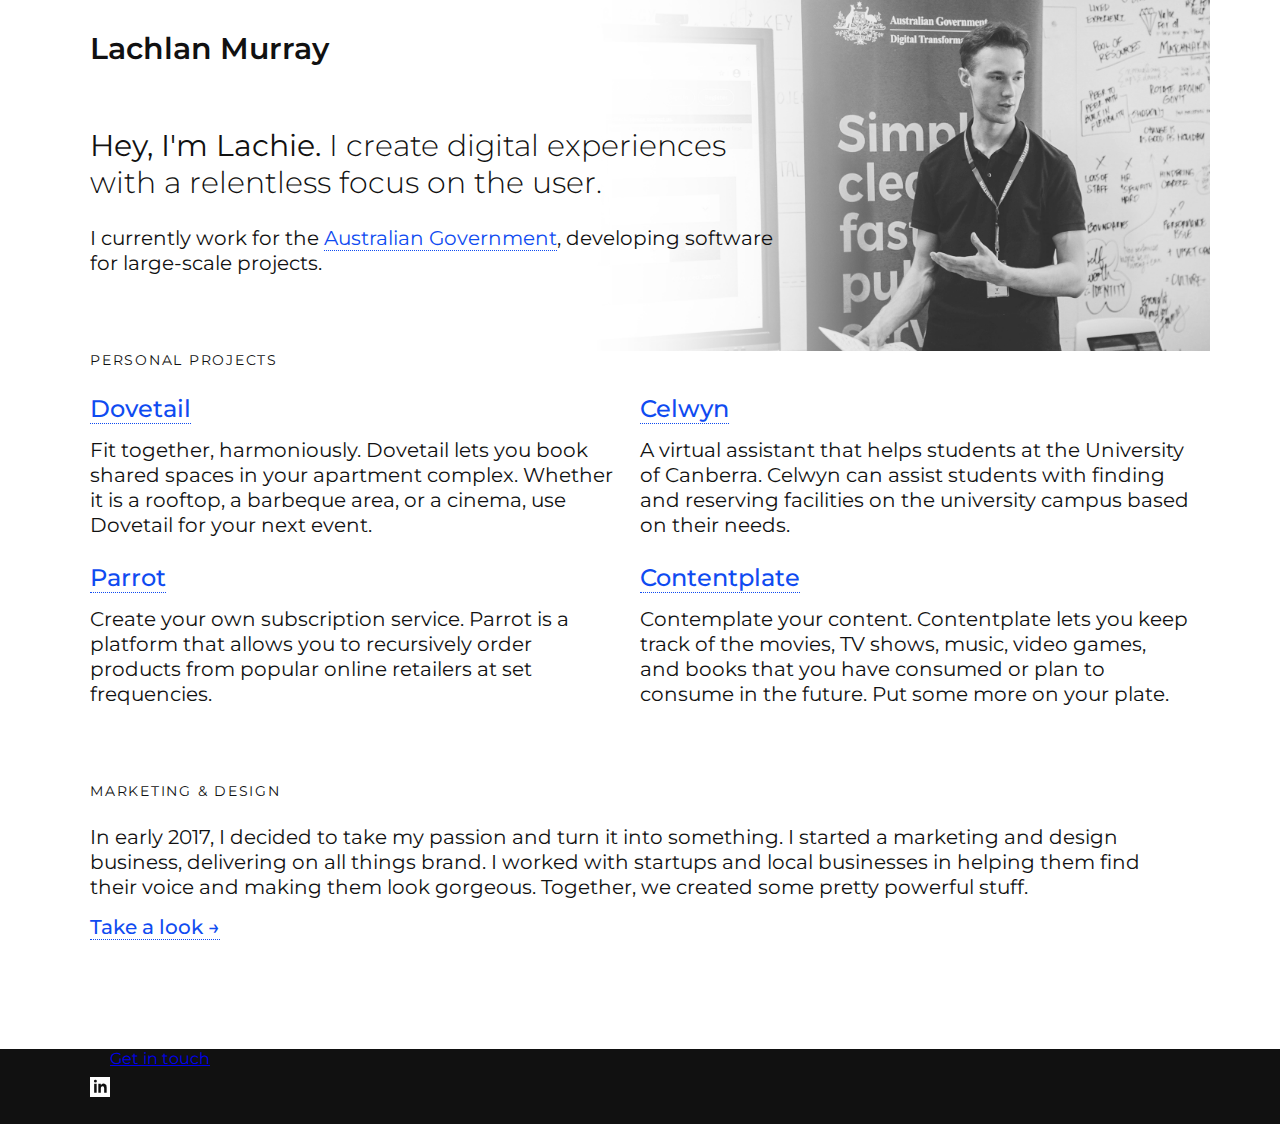
<file: index.html>
<!DOCTYPE html>
<html lang="en">
  <head>
    <meta charset="UTF-8"/>
    <meta name="viewport" content="width=device-width, initial-scale=1.0"/>
    <link rel="stylesheet" href="/main.css"/>
    <link rel="icon" type="image/png" href="/images/common/favicon.png"/>
    <link href="https://fonts.googleapis.com/css2?family=Montserrat:wght@300;400;500;600&display=swap" rel="stylesheet"/>
    <title>Lachlan Murray</title>
  </head>
  <body>
    <header class="home">
      <h1><a href="/">Lachlan Murray</a></h1>
      <h2><strong>Hey, I'm Lachie.</strong> I create digital experiences with a relentless focus on the user.</h2>
      <p>I currently work for the <a href="https://www.australia.gov.au" target="_blank">Australian Government</a>, developing software for large-scale projects.</p>
    </header>
    <section class="personal-projects">
      <h3>PERSONAL PROJECTS</h3>
      <div>
        <a href="/dovetail">Dovetail</a>
        <p>Fit together, harmoniously. Dovetail lets you book shared spaces in your apartment complex. Whether it is a rooftop, a barbeque area, or a cinema, use Dovetail for your next event.</p>
      </div>
      <div>
        <a href="/celwyn">Celwyn</a>
        <p>A virtual assistant that helps students at the University of Canberra. Celwyn can assist students with finding and reserving facilities on the university campus based on their needs.</p>
      </div>
      <div>
        <a href="/parrot">Parrot</a>
        <p>Create your own subscription service. Parrot is a platform that allows you to recursively order products from popular online retailers at set frequencies.</p>
      </div>
      <div>
        <a href="/contentplate">Contentplate</a>
        <p>Contemplate your content. Contentplate lets you keep track of the movies, TV shows, music, video games, and books that you have consumed or plan to consume in the future. Put some more on your plate.</p>
      </div>
    </section>
    <section class="marketing-and-design">
      <h3>MARKETING & DESIGN</h3>
      <p>In early 2017, I decided to take my passion and turn it into something. I started a marketing and design business, delivering on all things brand. I worked with startups and local businesses in helping them find their voice and making them look gorgeous. Together, we created some pretty powerful stuff.</p>
      <a href="/work">Take a look →</a>
    </section>
    <footer>
      <div>
        <a class="linkedin-logo" href="https://www.linkedin.com/in/lachlan-murray" target="_blank"><img src=/images/home/linkedin-logo.svg alt="LinkedIn logo"></a>
        <a class="email" href="mailto:hey@lachlanmurray.com.au">Get in touch</a>
      </div>
    </footer>
  </body>
</html>
</file>
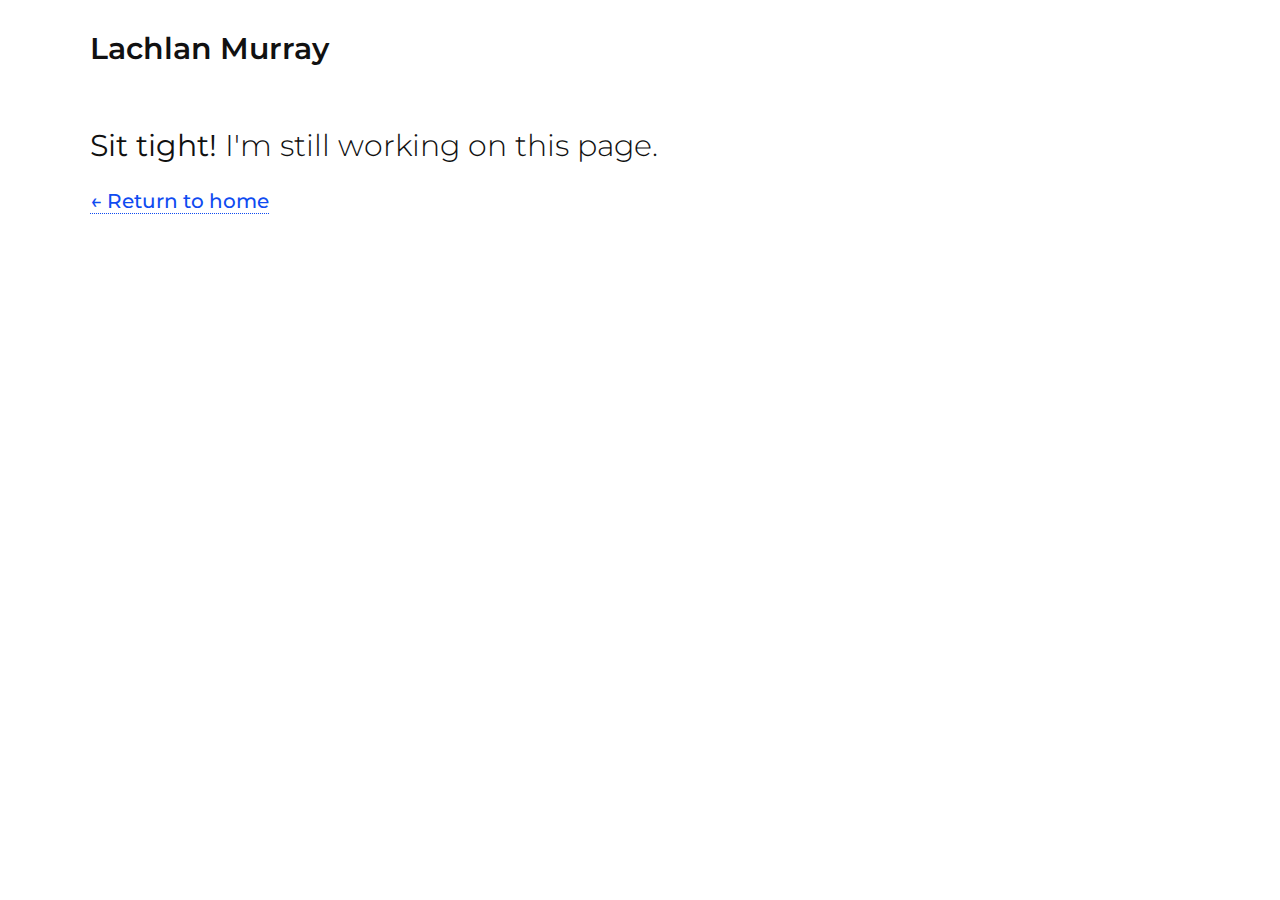
<file: celwyn.html>
<!DOCTYPE html>
<html lang="en">
  <head>
    <meta charset="UTF-8"/>
    <meta name="viewport" content="width=device-width, initial-scale=1.0"/>
    <link rel="stylesheet" href="/main.css"/>
    <link rel="icon" type="image/png" href="/images/favicon.png"/>
    <link href="https://fonts.googleapis.com/css2?family=Montserrat:wght@300;400;500;600&display=swap" rel="stylesheet"/>
    <title>Celwyn — Lachlan Murray</title>
  </head>
  <body>
    <header>
      <h1><a href="/">Lachlan Murray</a></h1>
      <h2><strong>Sit tight!</strong> I'm still working on this page.</h2>
      <div class="return-to-home">
        <a href="/">← Return to home</a>
      </div>
    </header>
  </body>
</html>
</file>
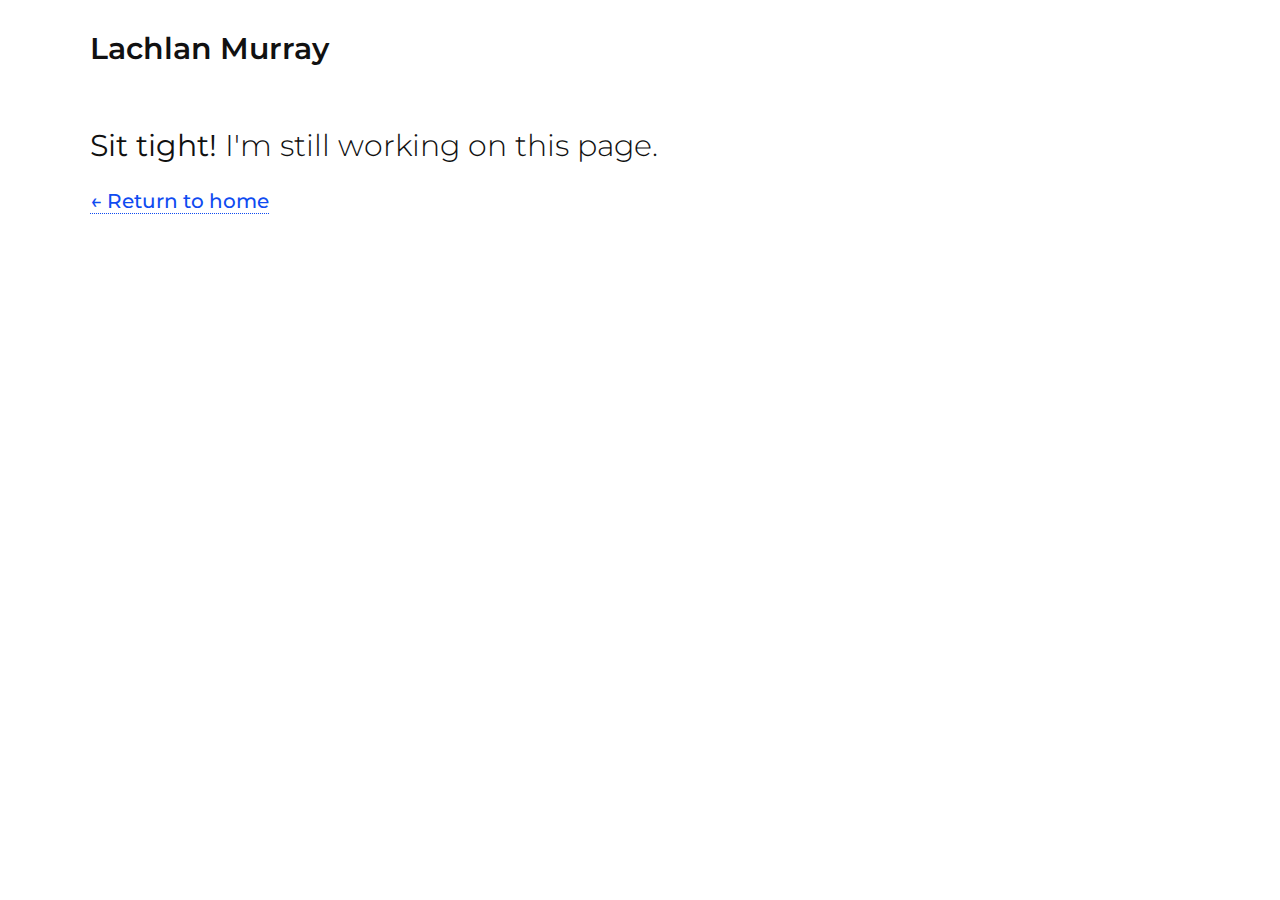
<file: contentplate.html>
<!DOCTYPE html>
<html lang="en">
  <head>
    <meta charset="UTF-8"/>
    <meta name="viewport" content="width=device-width, initial-scale=1.0"/>
    <link rel="stylesheet" href="/main.css"/>
    <link rel="icon" type="image/png" href="/images/favicon.png"/>
    <link href="https://fonts.googleapis.com/css2?family=Montserrat:wght@300;400;500;600&display=swap" rel="stylesheet"/>
    <title>Contentplate — Lachlan Murray</title>
  </head>
  <body>
    <header>
      <h1><a href="/">Lachlan Murray</a></h1>
      <h2><strong>Sit tight!</strong> I'm still working on this page.</h2>
      <div class="return-to-home">
        <a href="/">← Return to home</a>
      </div>
    </header>
  </body>
</html>
</file>
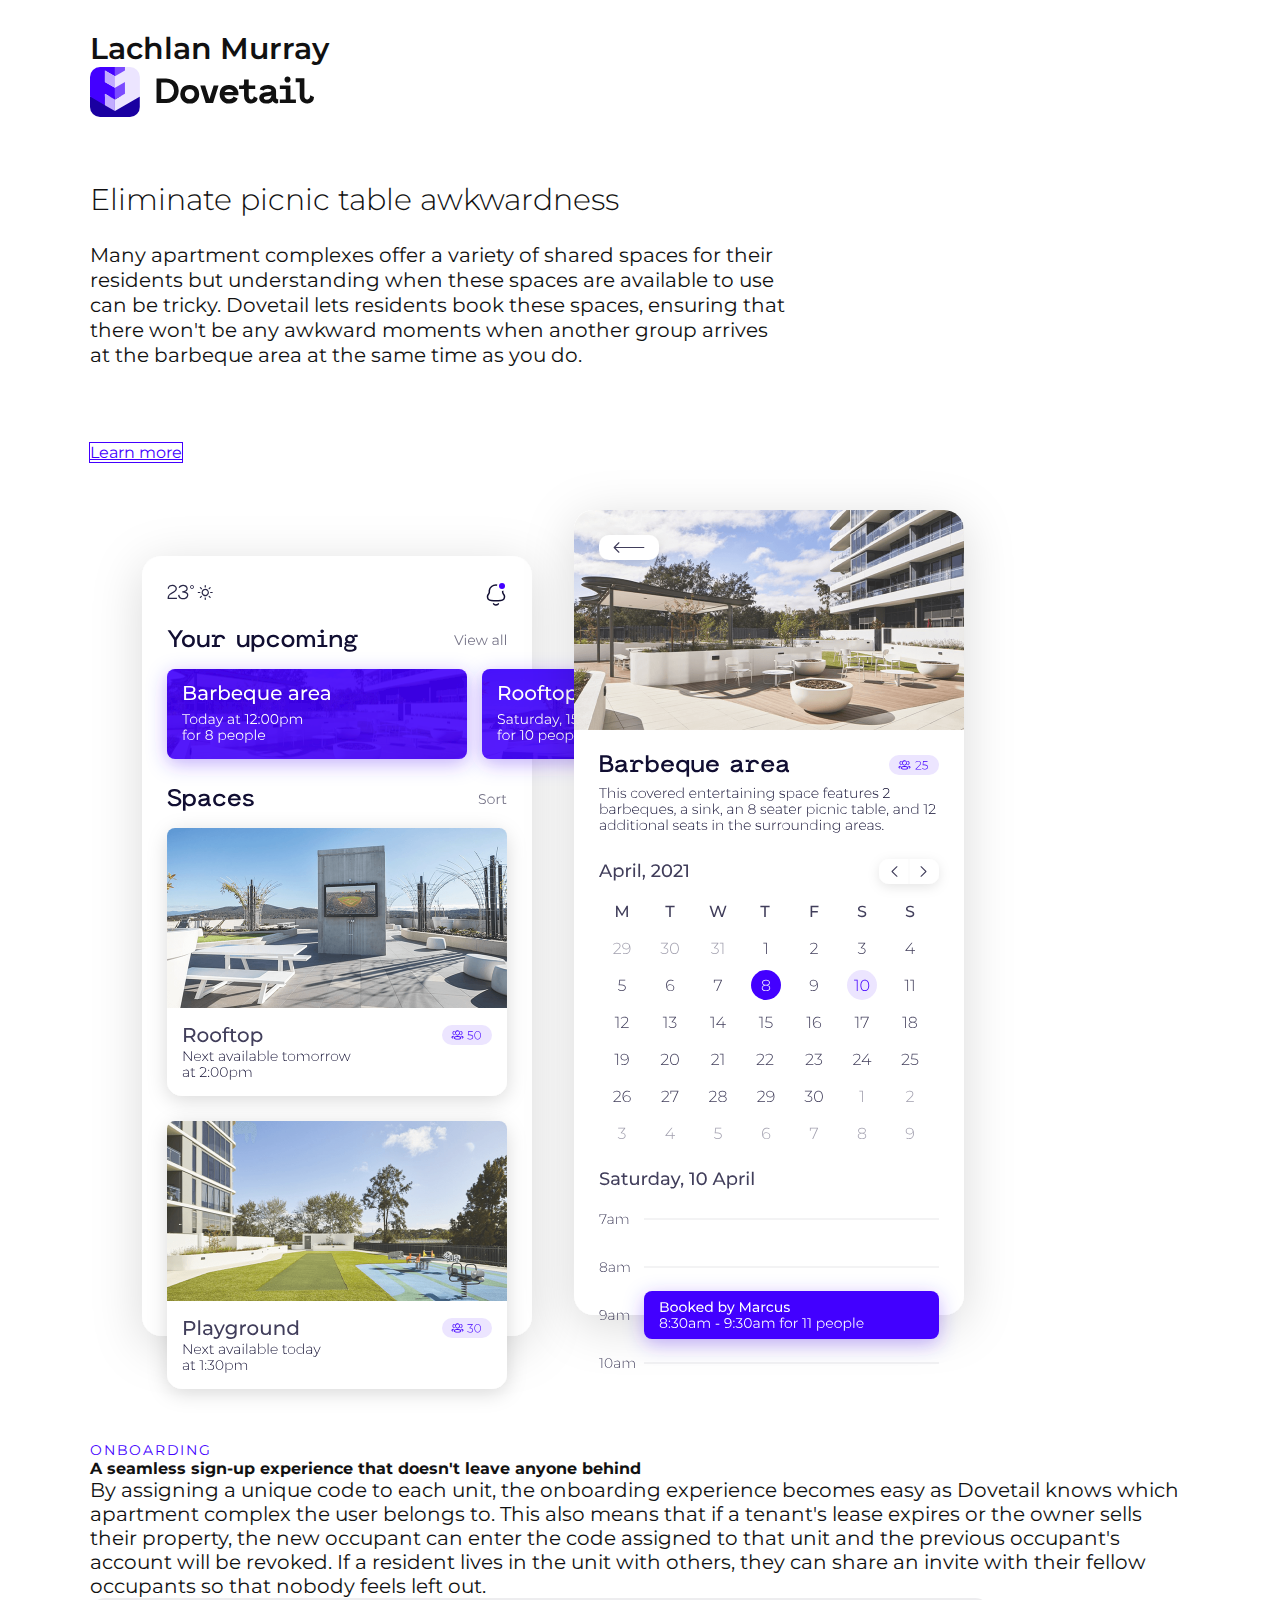
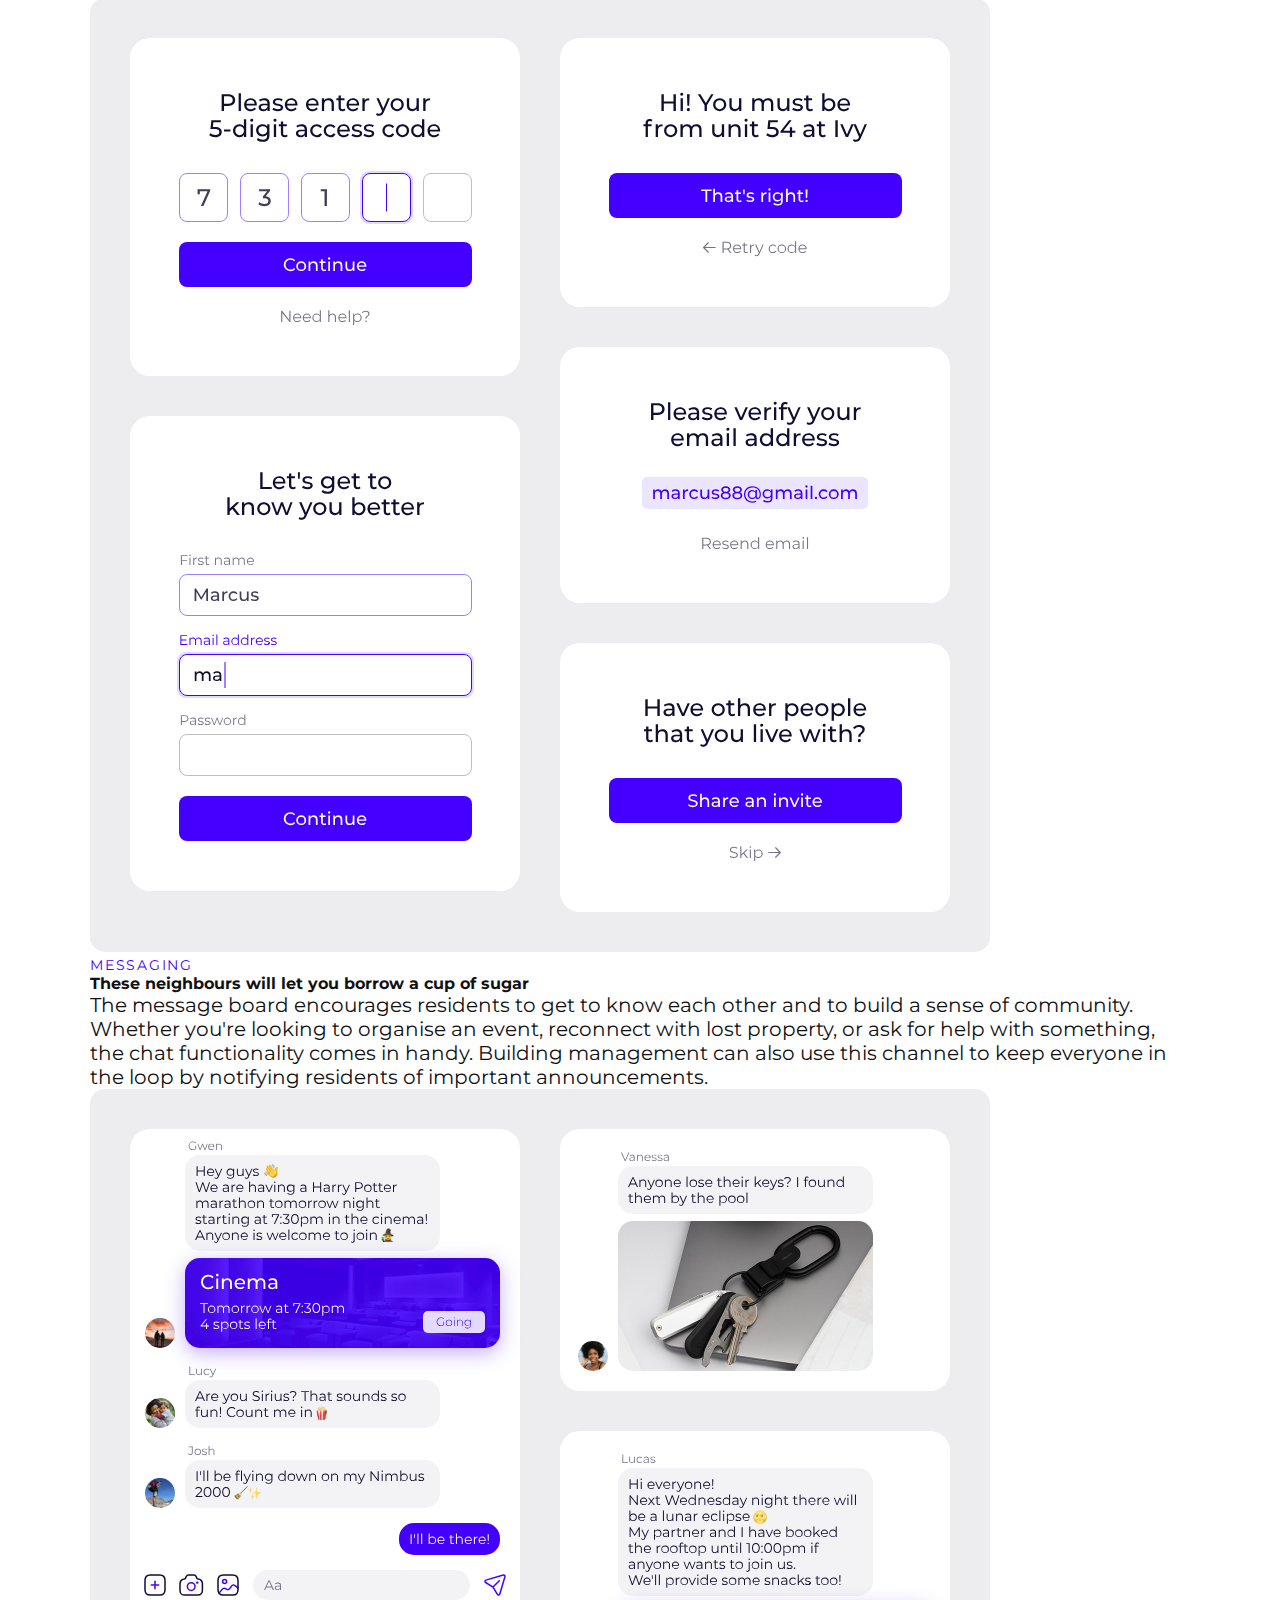
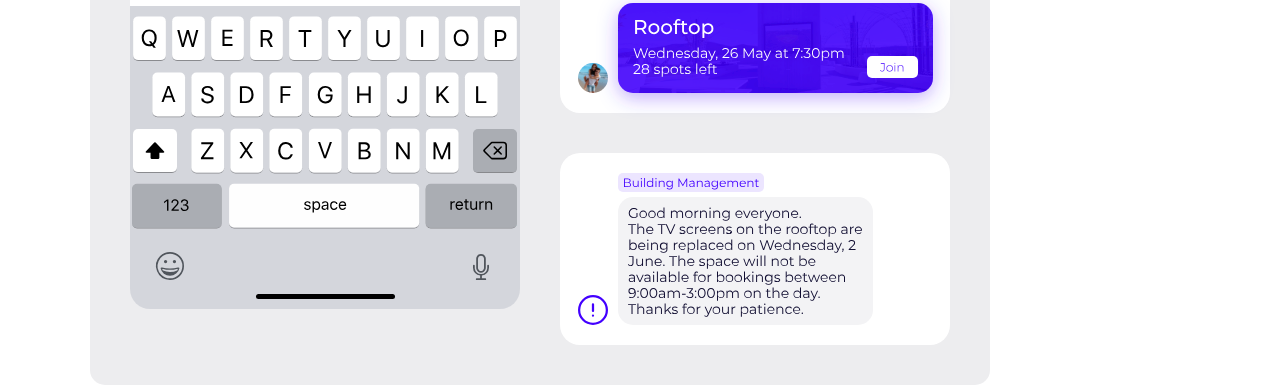
<file: dovetail.html>
<!DOCTYPE html>
<html lang="en">
  <head>
    <meta charset="UTF-8"/>
    <meta name="viewport" content="width=device-width, initial-scale=1.0"/>
    <link rel="stylesheet" href="/main.css"/>
    <link rel="icon" type="image/png" href="/images/common/favicon.png"/>
    <link href="https://fonts.googleapis.com/css2?family=Montserrat:wght@300;400;500;600;700&display=swap" rel="stylesheet"/>
    <title>Dovetail — Lachlan Murray</title>
    <style>
      .learn-more {
        color: #4300FF;
        box-shadow: 0 0 0 1px #4300FF;
      }
      .learn-more:hover,
      .learn-more:focus {
        background-color: #4300FF;
      }
      .project-features h3 {
        color: #4300FF;
      }
    </style>
  </head>
  <body id="project-page">
    <header>
      <div class="project-information">
        <h1 class="project-home"><a href="/">Lachlan Murray</a></h1>
        <img class="project-logo" src=/images/projects/dovetail/dovetail-logo.svg alt="Dovetail logo">
        <h2 class="project-title">Eliminate picnic table awkwardness</h2>
        <p class="project-description">Many apartment complexes offer a variety of shared spaces for their residents but understanding when these spaces are available to use can be tricky. Dovetail lets residents book these spaces, ensuring that there won't be any awkward moments when another group arrives at the barbeque area at the same time as you do.</p>
        <a href="#features" class="learn-more">Learn more</a>
      </div>
      <div class="project-hero">
        <img src="/images/projects/dovetail/dovetail-hero.svg">
      </div>
    </header>
    <section class="project-features" id="features">
      <article>
        <h3>ONBOARDING</h3>
        <h4>A seamless sign-up experience that doesn't leave anyone behind</h4>
        <p>By assigning a unique code to each unit, the onboarding experience becomes easy as Dovetail knows which apartment complex the user belongs to. This also means that if a tenant's lease expires or the owner sells their property, the new occupant can enter the code assigned to that unit and the previous occupant's account will be revoked. If a resident lives in the unit with others, they can share an invite with their fellow occupants so that nobody feels left out.</p>
        <img src="/images/projects/dovetail/dovetail-onboarding.svg">
      </article>
      <article>
        <h3>MESSAGING</h3>
        <h4>These neighbours will let you borrow a cup of sugar</h4>
        <p>The message board encourages residents to get to know each other and to build a sense of community. Whether you're looking to organise an event, reconnect with lost property, or ask for help with something, the chat functionality comes in handy. Building management can also use this channel to keep everyone in the loop by notifying residents of important announcements.</p>
        <img src="/images/projects/dovetail/dovetail-messaging.svg">
      </article>
    </section>
  </body>
</html>
</file>
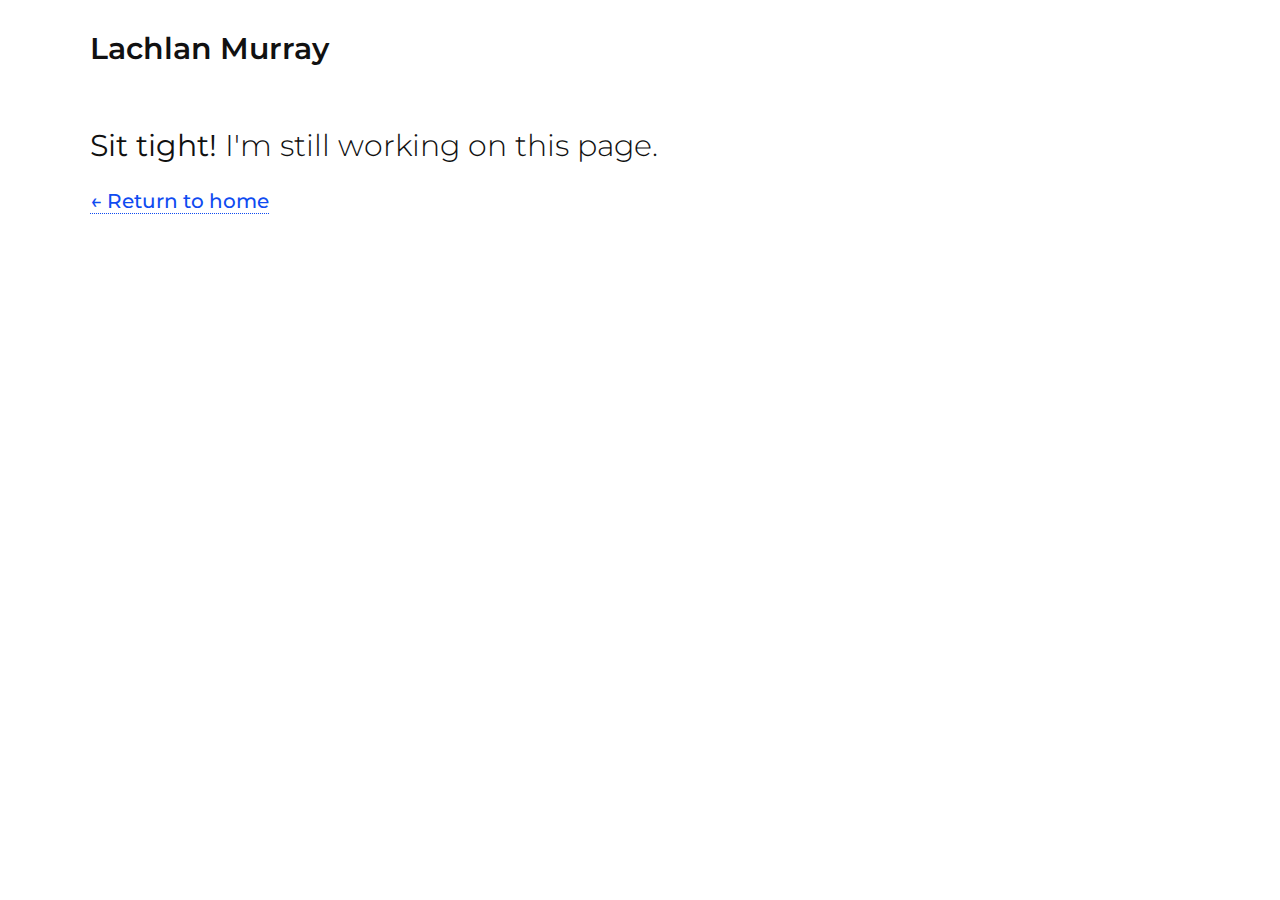
<file: parrot.html>
<!DOCTYPE html>
<html lang="en">
  <head>
    <meta charset="UTF-8"/>
    <meta name="viewport" content="width=device-width, initial-scale=1.0"/>
    <link rel="stylesheet" href="/main.css"/>
    <link rel="icon" type="image/png" href="/images/favicon.png"/>
    <link href="https://fonts.googleapis.com/css2?family=Montserrat:wght@300;400;500;600&display=swap" rel="stylesheet"/>
    <title>Parrot — Lachlan Murray</title>
  </head>
  <body>
    <header>
      <h1><a href="/index">Lachlan Murray</a></h1>
      <h2><strong>Sit tight!</strong> I'm still working on this page.</h2>
      <div class="return-to-home">
        <a href="/index">← Return to home</a>
      </div>
    </header>
  </body>
</html>
</file>
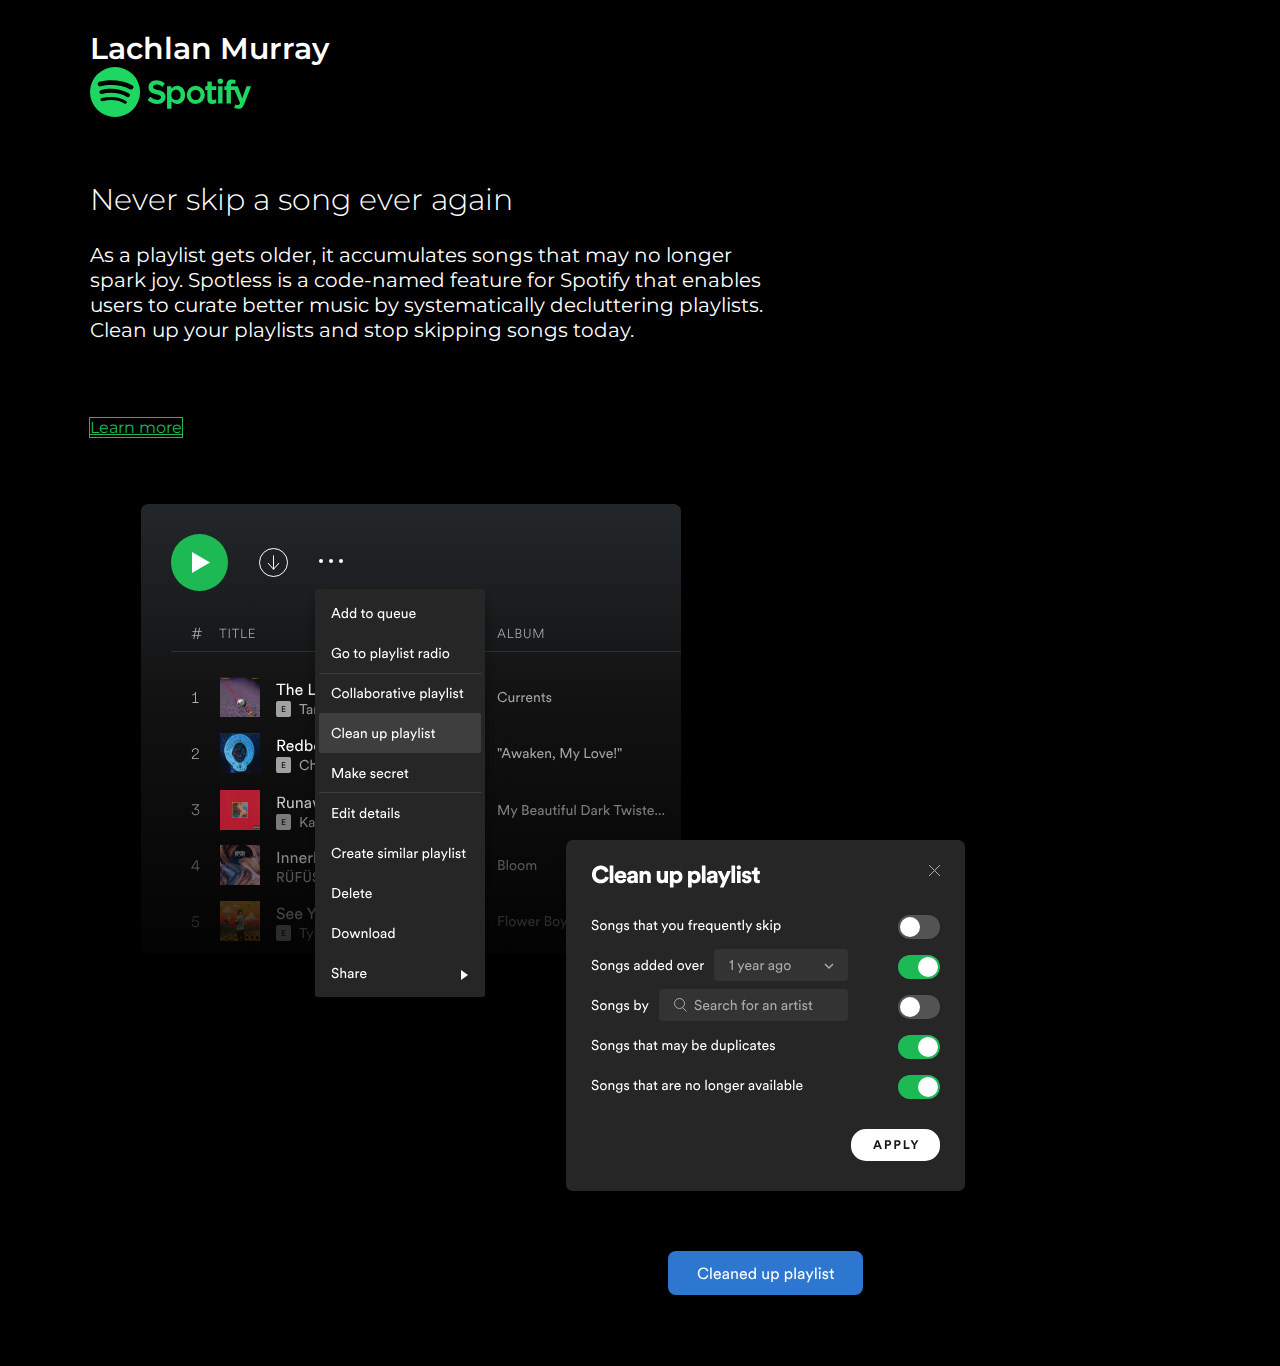
<file: spotless.html>
<!DOCTYPE html>
<html lang="en">
  <head>
    <meta charset="UTF-8"/>
    <meta name="viewport" content="width=device-width, initial-scale=1.0"/>
    <link rel="stylesheet" href="/main.css"/>
    <link rel="icon" type="image/png" href="/images/common/favicon.png"/>
    <link href="https://fonts.googleapis.com/css2?family=Montserrat:wght@300;400;500;600;700&display=swap" rel="stylesheet"/>
    <title>Spotless — Lachlan Murray</title>
    <style>
      body {
        color: #ffffff;
        background-color: #000000;
      }
      h1 a {
        color: #ffffff;
      }
      .learn-more {
        color: #1DB954;
        box-shadow: 0 0 0 1px #1DB954;
      }
      .learn-more:hover,
      .learn-more:focus {
        color: #000000;
        background-color: #1DB954;
      }
      .project-features h3 {
        color: #1DB954;
      }
    </style>
  </head>
  <body id="project-page">
    <header>
      <div class="project-information">
        <h1 class="project-home"><a href="/">Lachlan Murray</a></h1>
        <img class="project-logo" src=/images/projects/spotless/spotify-logo.svg alt="Spotify logo">
        <h2 class="project-heading">Never skip a song ever again</h2>
        <p class="project-description">As a playlist gets older, it accumulates songs that may no longer spark joy. Spotless is a code-named feature for Spotify that enables users to curate better music by systematically decluttering playlists. Clean up your playlists and stop skipping songs today.</p>
        <a href="#features" class="learn-more">Learn more</a>
      </div>
      <div class="project-hero">
        <img src="/images/projects/spotless/spotless-hero.svg" alt="Screenshots of the playlist settings menu and clean up playlist screen">
      </div>
    </header>
  </body>
</html>
</file>
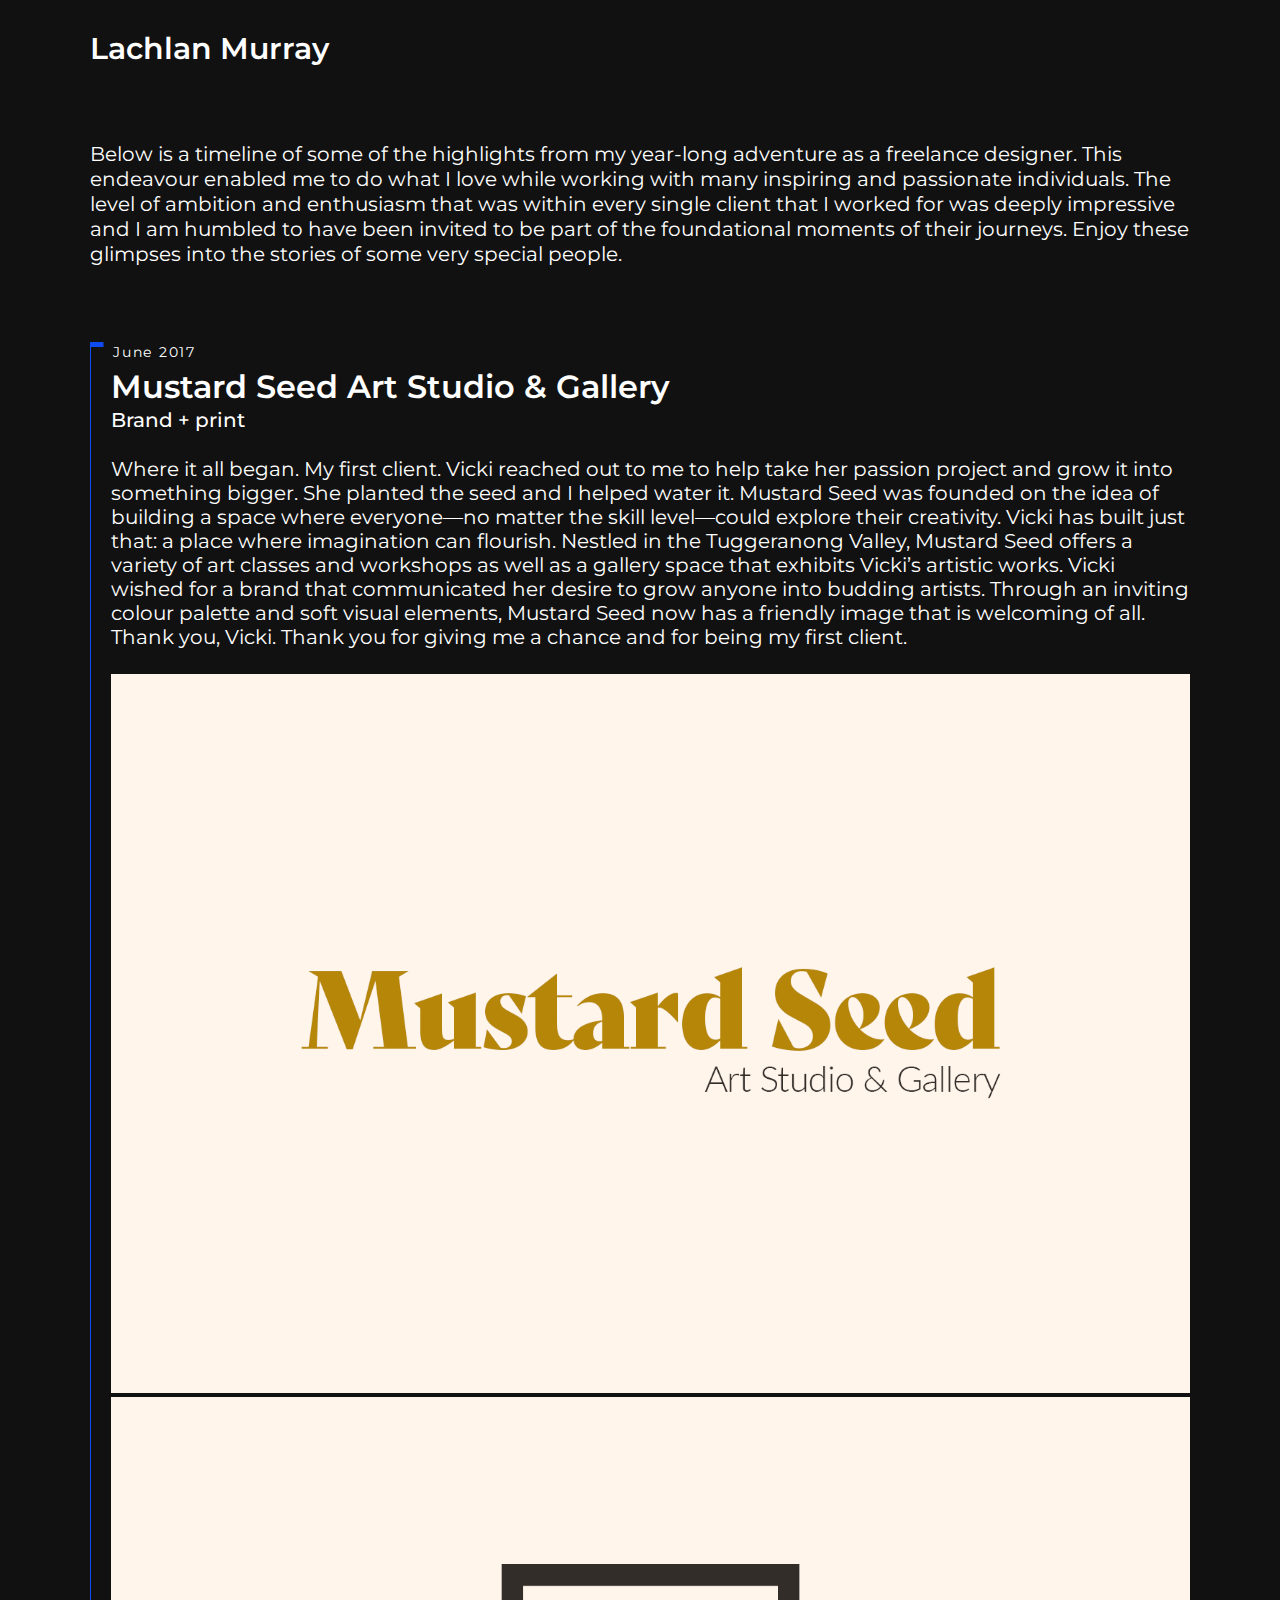
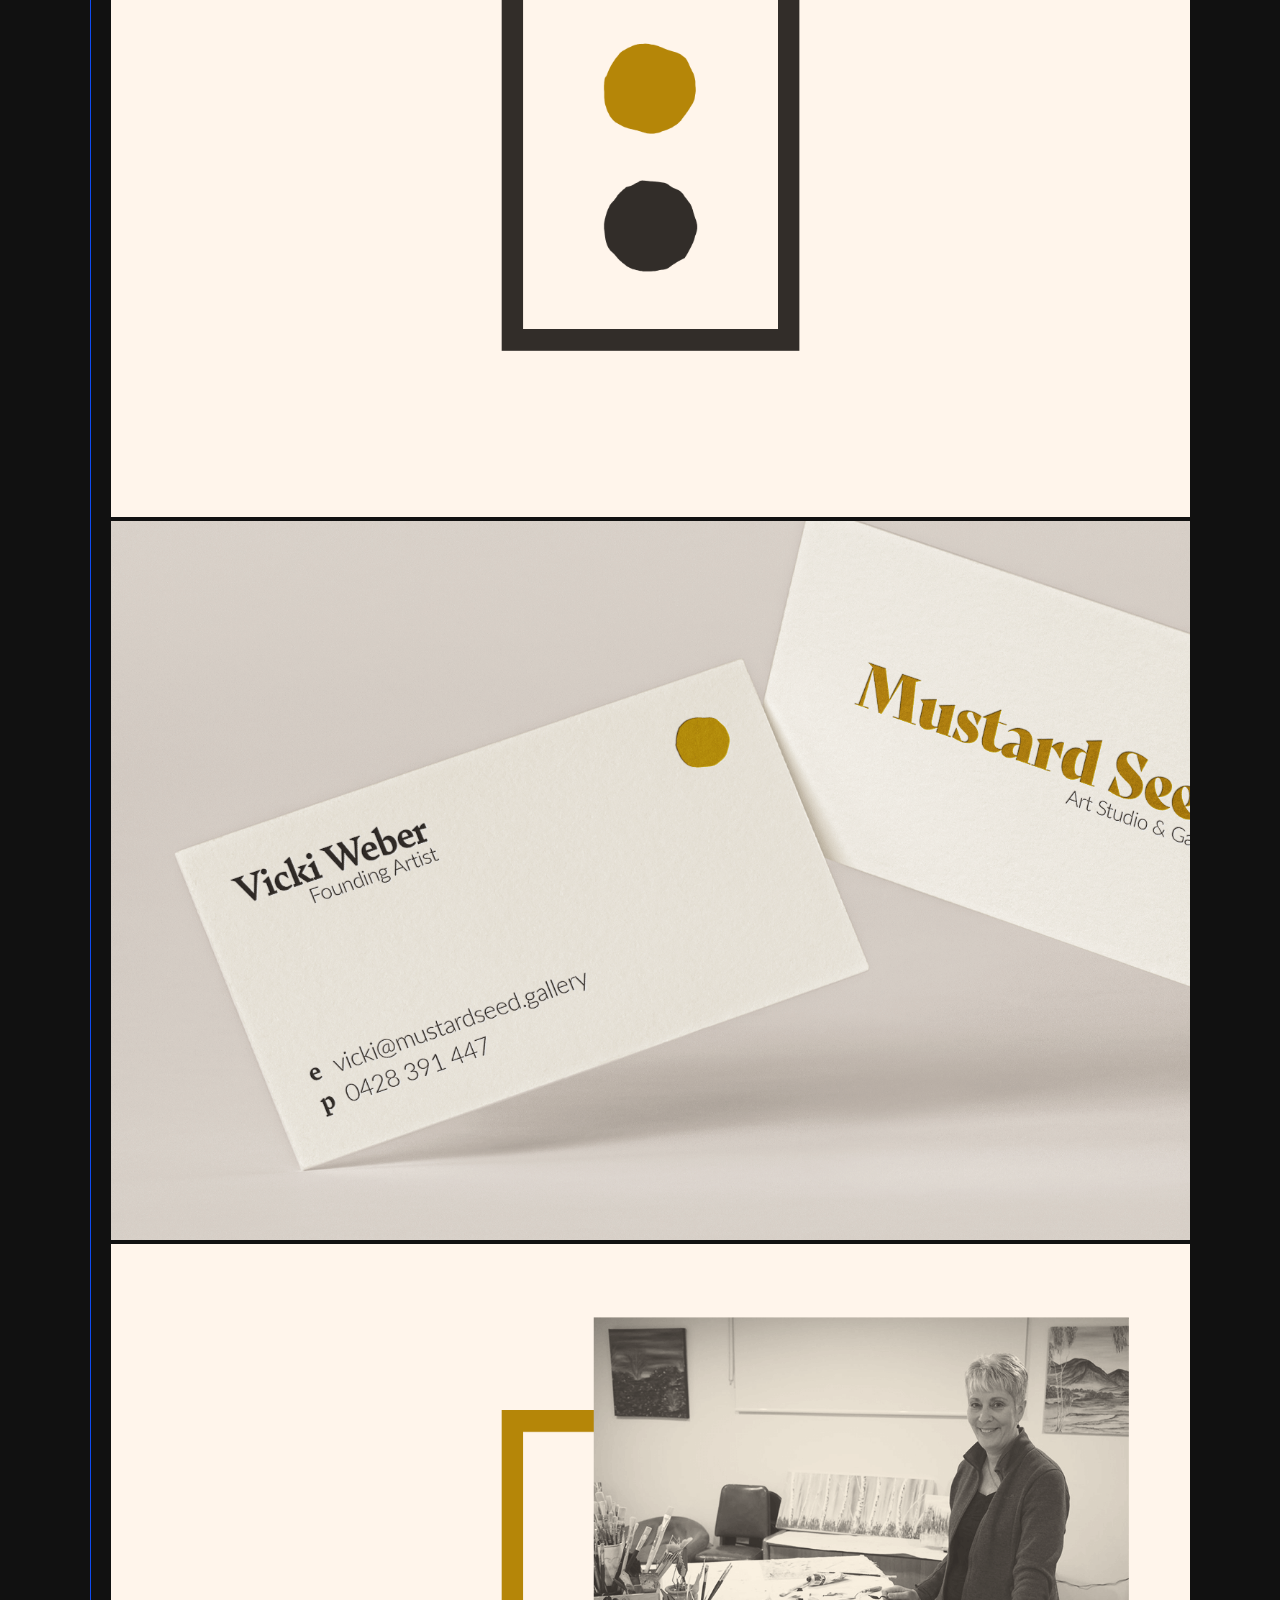
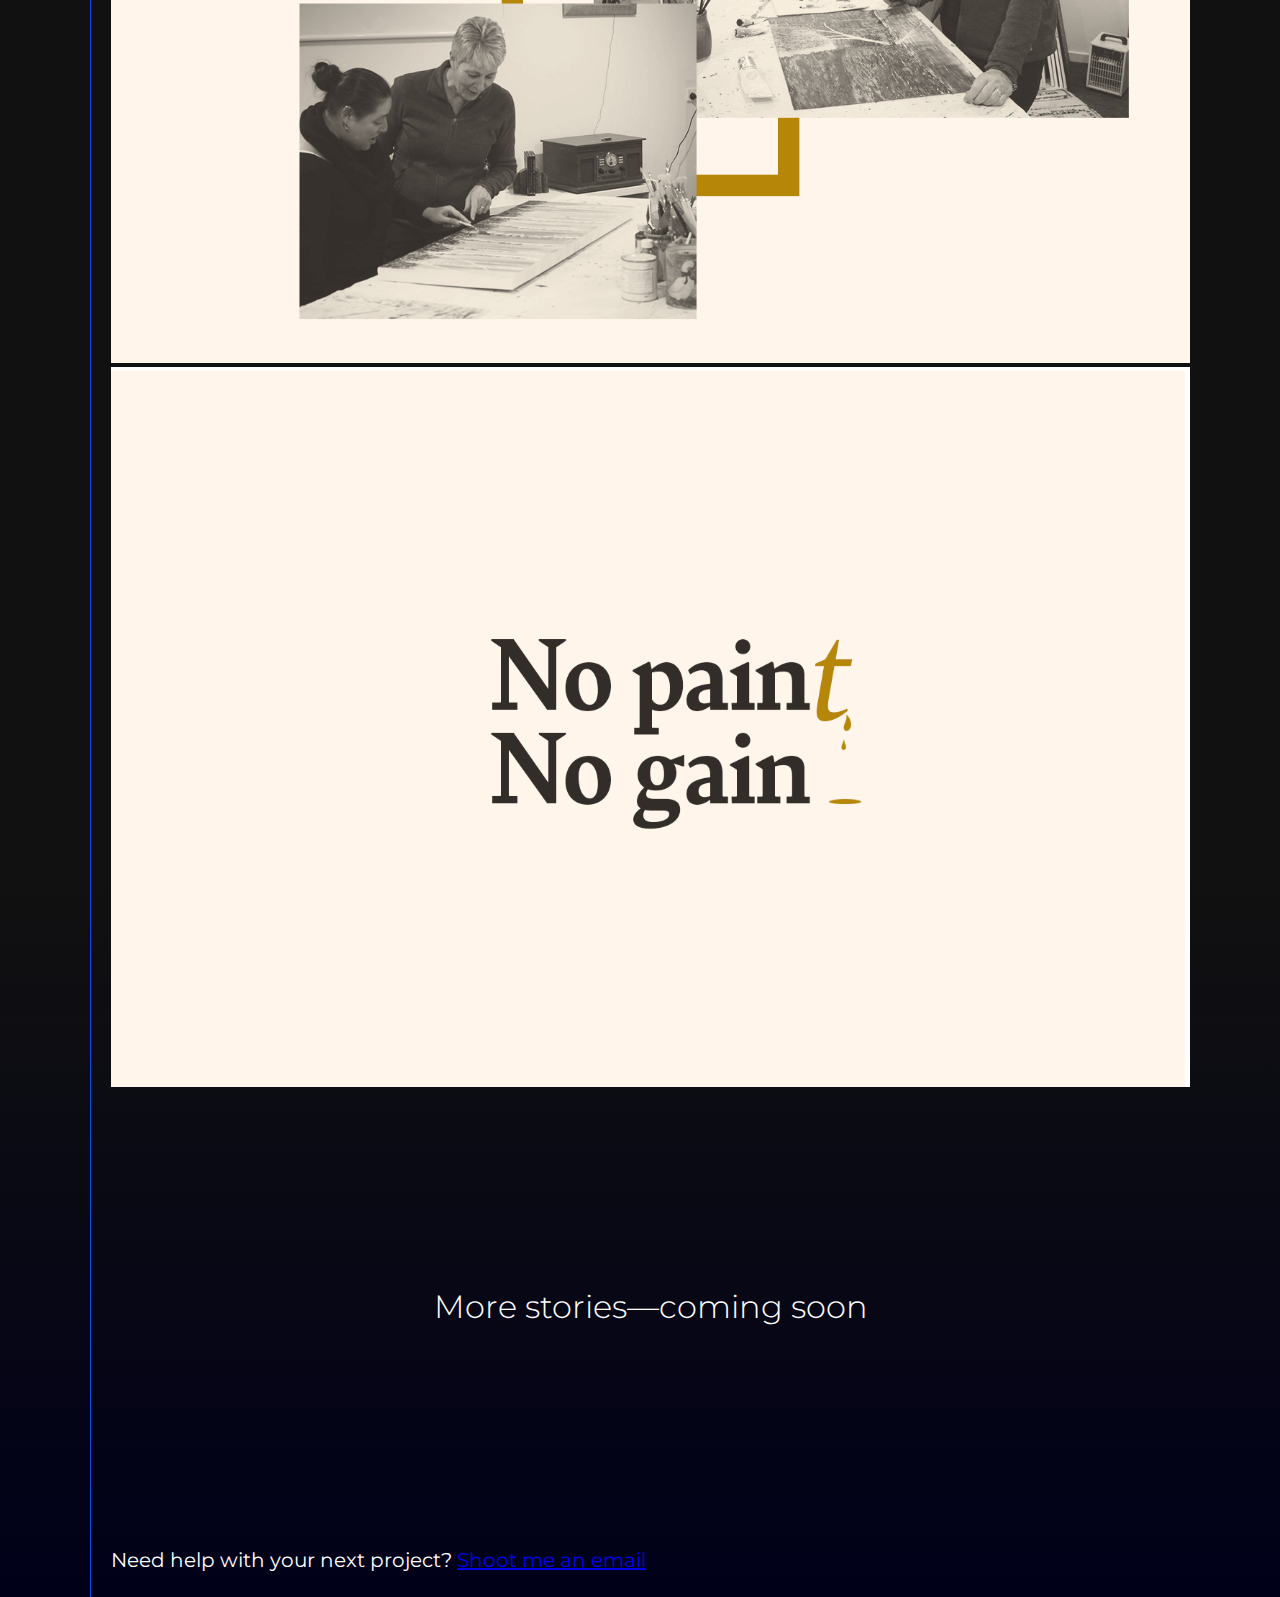
<file: work.html>
<!DOCTYPE html>
<html lang="en">
  <head>
    <meta charset="UTF-8"/>
    <meta name="viewport" content="width=device-width, initial-scale=1.0"/>
    <link rel="stylesheet" href="/main.css"/>
    <link rel="icon" type="image/png" href="/images/common/favicon.png"/>
    <link href="https://fonts.googleapis.com/css2?family=Montserrat:wght@300;400;500;600&display=swap" rel="stylesheet"/>
    <title>Work — Lachlan Murray</title>
  </head>
  <body id="work">
    <header>
      <h1><a href="/">Lachlan Murray</a></h1>
      <p class="introduction">Below is a timeline of some of the highlights from my year-long adventure as a freelance designer. This endeavour enabled me to do what I love while working with many inspiring and passionate individuals. The level of ambition and enthusiasm that was within every single client that I worked for was deeply impressive and I am humbled to have been invited to be part of the foundational moments of their journeys. Enjoy these glimpses into the stories of some very special people.</p>
    </header>
    <section class="timeline">
      <article>
        <h3>June 2017</h3>
        <h4>Mustard Seed Art Studio & Gallery</h4>
        <h5>Brand + print</h5>
        <p>Where it all began. My first client. Vicki reached out to me to help take her passion project and grow it into something bigger. She planted the seed and I helped water it. Mustard Seed was founded on the idea of building a space where everyone—no matter the skill level—could explore their creativity. Vicki has built just that: a place where imagination can flourish. Nestled in the Tuggeranong Valley, Mustard Seed offers a variety of art classes and workshops as well as a gallery space that exhibits Vicki’s artistic works. Vicki wished for a brand that communicated her desire to grow anyone into budding artists. Through an inviting colour palette and soft visual elements, Mustard Seed now has a friendly image that is welcoming of all. Thank you, Vicki. Thank you for giving me a chance and for being my first client.</p>
        <img src="/images/work/mustard-seed/mustard-seed-typography.png" alt="Typography for Mustard Seed Art Studio & Gallery">
        <img src="/images/work/mustard-seed/mustard-seed-logo.png" alt="Logo for Mustard Seed Art Studio & Gallery that depicts two mustard seeds placed vertically inside a picture frame">
        <img src="/images/work/mustard-seed/mustard-seed-business-card.png" alt="Business card for Vicki Weber, Founding Artist of Mustard Seed Art Studio & Gallery">
        <img src="/images/work/mustard-seed/mustard-seed-photos.png" alt="Photo of Vicki teaching a student in her studio">
        <img src="/images/work/mustard-seed/mustard-seed-tagline.png" alt="Tagline for Mustard Seed Art Studio & Gallery that states “no paint, no gain”">
      </article>
      <article>
        <h6>More stories—coming soon</h6>
        <p>Need help with your next project? <a class="email" href="mailto:hey@lachlanmurray.com.au">Shoot me an email</a></p>
      </article>
    </section>
  </body>
</html>
</file>
<file: main.css>
* {
  margin: 0;
  padding: 0;
}

body {
  font-family: "Montserrat", sans-serif;
  color: #111111;
  font-size: 16px;
  animation: fadeIn 1.5s;
}

header,
section {
  margin-right: auto;
  margin-left: auto;
  max-width: 1100px;
  padding-right: 20px;
  padding-left: 20px;
}

h1 {
  font-size: 30px;
  font-weight: 600;
  padding-top: 30px;
  animation: slideDown 0.75s;
}

h1 a {
  text-decoration: none;
  color: #111111;
}

h2 {
  max-width: 700px;
  font-size: 30px;
  font-weight: 300;
  padding-top: 60px;
  padding-bottom: 25px;
  animation: slideRight 0.75s;
}

h2 strong {
  font-weight: 400;
}

p {
  font-size: 20px;
}

header p {
  max-width: 700px;
  line-height: 1.25em;
  padding-bottom: 75px;
  animation: slideRight 1s;
}

header p a {
  color: #0f4bf1;
  text-decoration: none;
  border-bottom: #0f4bf1 1px dotted;
}

.home {
  background-image: url("/images/lachlan.png");
  background-position: right;
  background-size: 100%;
  background-repeat: no-repeat;
}

@media screen and (max-width: 1050px) {
  .home {
    background: 0;
  }
}

header p a:hover,
.personal-projects a:hover,
.marketing-and-design a:hover {
  color: #003296;
  border-bottom: #003296 1px solid;
}

.return-to-home {
  animation: slideUp 0.75s;
}

.return-to-home a {
  margin-top: 300px;
  font-weight: 500;
  font-size: 20px;
  color: #0f4bf1;
  text-decoration: none;
  border-bottom: #0f4bf1 1px dotted;
}

.return-to-home a:hover {
  color: #003296;
  border-bottom: #003296 1px solid;
}

section h3 {
  font-weight: 400;
  font-size: 14px;
  letter-spacing: 1.75px;
}

.personal-projects {
  padding-bottom: 75px;
  animation: slideUp 1.25s;
}

.personal-projects div {
  padding-top: 25px;
  max-height: 200px;
  max-width: 50%;
  display: inline-block;
  float: left;
}

.personal-projects div:nth-last-of-type(odd) p {
  margin: 0;
}

.personal-projects div:last-of-type {
  float: none;
}

.personal-projects a {
  font-weight: 500;
  font-size: 24px;
  color: #0f4bf1;
  text-decoration: none;
  border-bottom: #0f4bf1 1px dotted;
}

.personal-projects div p {
  line-height: 1.25em;
  padding-top: 15px;
  margin-right: 20px;
}

@media screen and (max-width: 1100px) {
  .personal-projects div {
    padding-top: 25px;
    max-height: 100%;
    max-width: 100%;
  }

  .personal-projects div p {
    margin-right: 0;
  }
}

.marketing-and-design {
  padding-bottom: 110px;
  animation: slideUp 1.5s;
}

.marketing-and-design p {
  line-height: 1.25em;
  padding-top: 25px;
  padding-bottom: 15px;
}

.marketing-and-design a {
  font-size: 20px;
  font-weight: 500;
  color: #0f4bf1;
  text-decoration: none;
  border-bottom: #0f4bf1 1px dotted;
}

footer {
  background-color: #111111;
}

footer div {
  height: 75px;
  margin-right: auto;
  margin-left: auto;
  max-width: 1100px;
  padding-right: 20px;
  padding-left: 20px;
}

footer .linkedin-logo img {
  height: 20px;
  float: left;
  margin-top: 27.5px;
}

footer .get-in-touch {
  font-size: 20px;
  float: right;
  margin-top: 22.5px;
  color: #ffffff;
  text-decoration: none;
  border-bottom: #ffffff 1px dotted;
}

footer a:hover {
  border-bottom: #ffffff 1px solid;
}

#work {
  background: #111111;
  background: linear-gradient(
    180deg,
    rgba(17, 17, 17, 1) 85%,
    rgba(0, 0, 25, 1) 100%
  );
}

#work header h1 a,
#work header p,
.timeline h3,
.timeline h4,
.timeline h5,
.timeline h6,
.timeline p {
  color: #ffffff;
}

#work header p {
  padding-top: 75px;
  padding-bottom: 75px;
}

.introduction {
  max-width: 100%;
}

.timeline {
  animation: slideUp 1.25s;
}

.timeline article {
  border-left: 1px solid #0f4bf1;
  padding-top: 50px;
  padding-left: 20px;
}

.timeline article:first-of-type {
  padding-top: 0;
}

.timeline h3 {
  transform: translate(-20.5px, 0);
}

.timeline h3:before {
  content: "";
  display: inline-block;
  width: 12.5px;
  height: 5px;
  margin-right: 10px;
  margin-bottom: 10px;
  background: #0f4bf1;
}

.timeline h4 {
  font-size: 32px;
  font-weight: 600;
  line-height: 100%;
  padding-top: 10px;
}

.timeline h5 {
  font-size: 20px;
  font-weight: 500;
  padding-top: 5px;
}

.timeline h6 {
  font-size: 32px;
  font-weight: 300;
  line-height: 100%;
  padding: 150px 0 200px 0;
  text-align: center;
}

.timeline p {
  padding-top: 25px;
}

.timeline article p {
  padding-bottom: 25px;
}

.timeline img {
  width: 100%;
  height: auto;
  background: #ffffff;
  pointer-events: none;
}

@keyframes fadeIn {
  from {
    opacity: 0;
  }

  to {
    opacity: 1;
  }
}

@keyframes slideUp {
  from {
    transform: translate(0, 25px);
  }

  to {
    transform: translate(0, 0);
  }
}

@keyframes slideRight {
  from {
    transform: translate(-25px, 0);
  }

  to {
    transform: translate(0, 0);
  }
}

@keyframes slideDown {
  from {
    transform: translate(0, -25px);
  }

  to {
    transform: translate(0, 0);
  }
}

@keyframes drawDown {
  0% {
    left: 0;
  }

  100% {
    left: 100%;
  }
}

@media screen and (max-width: 500px) {
  h2 {
    font-size: 24px;
  }

  p {
    font-size: 16px;
  }

  .personal-projects a {
    font-size: 20px;
  }

  .marketing-and-design a,
  .return-to-home a {
    font-size: 18px;
  }

  .timeline h4 {
    font-size: 24px;
  }

  .timeline h5 {
    font-size: 16px;
  }

  .timeline h6 {
    font-size: 24px;
  }
}
</file>
